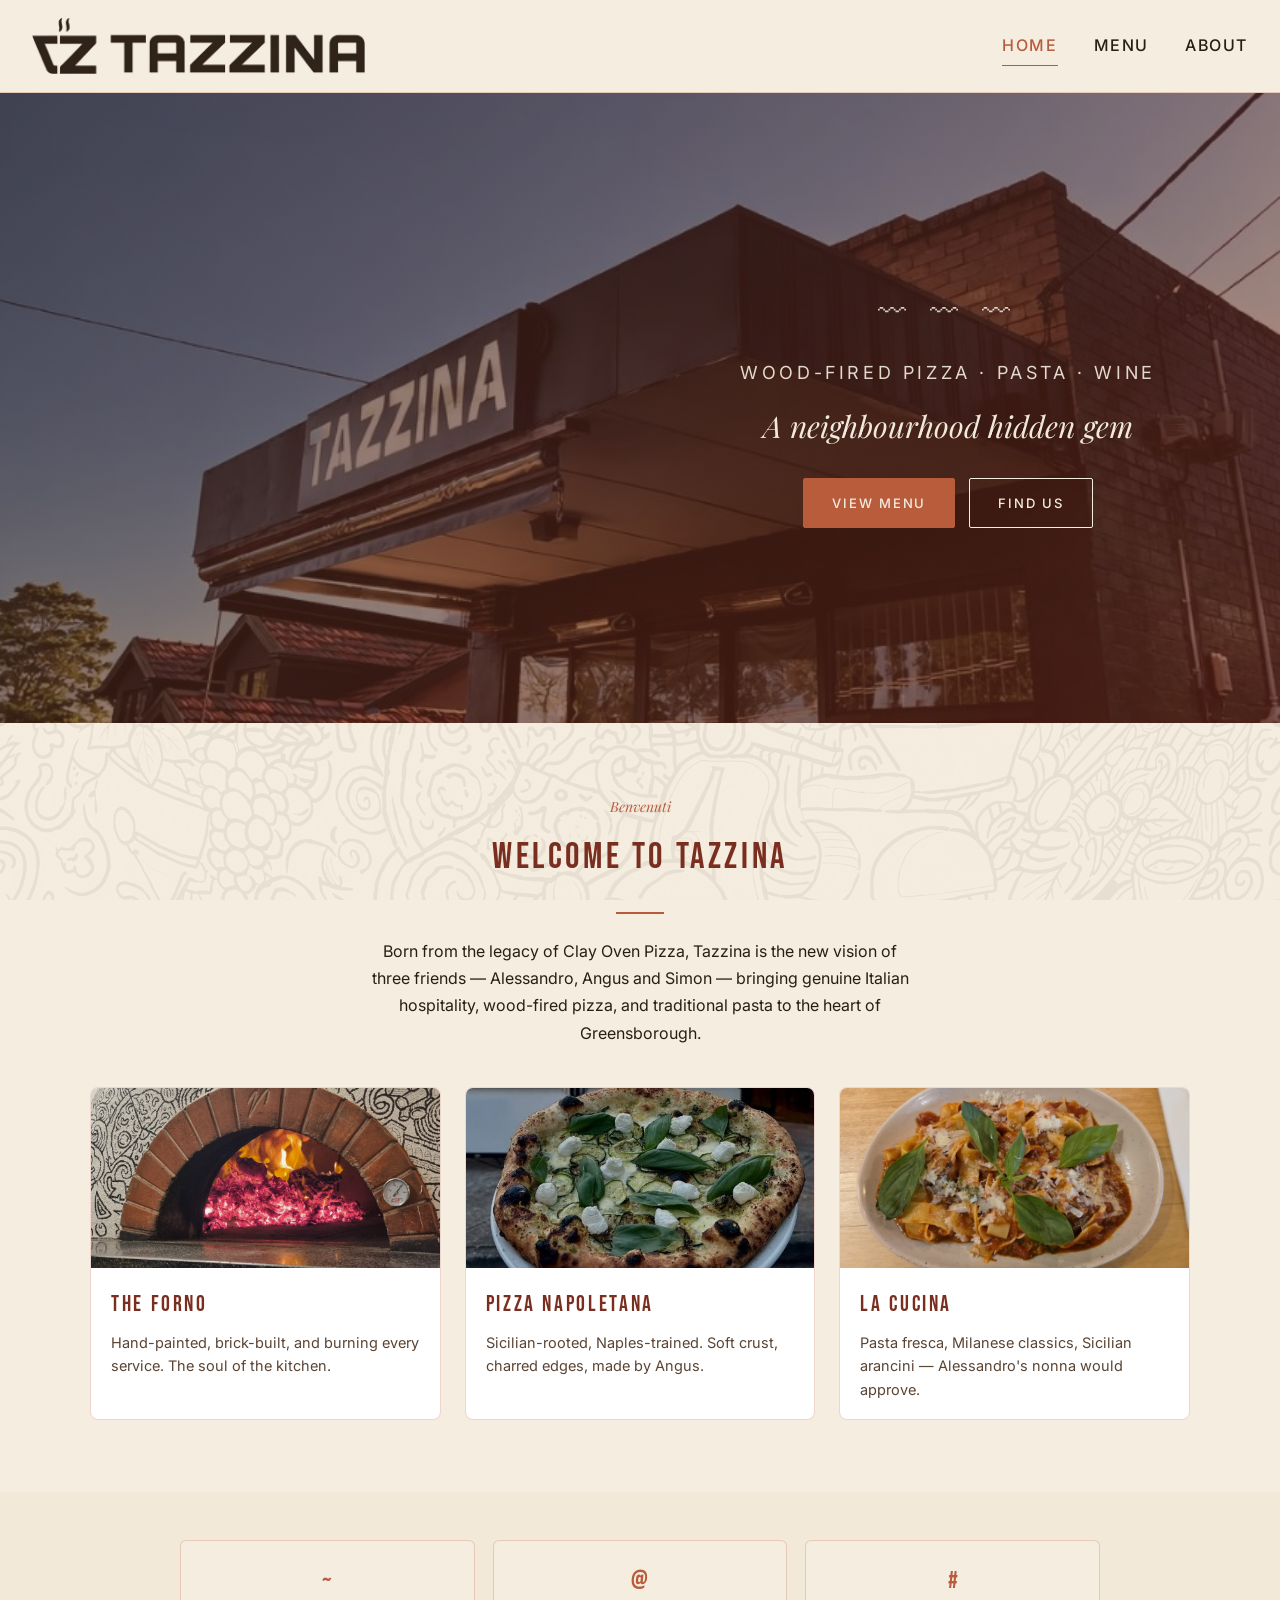
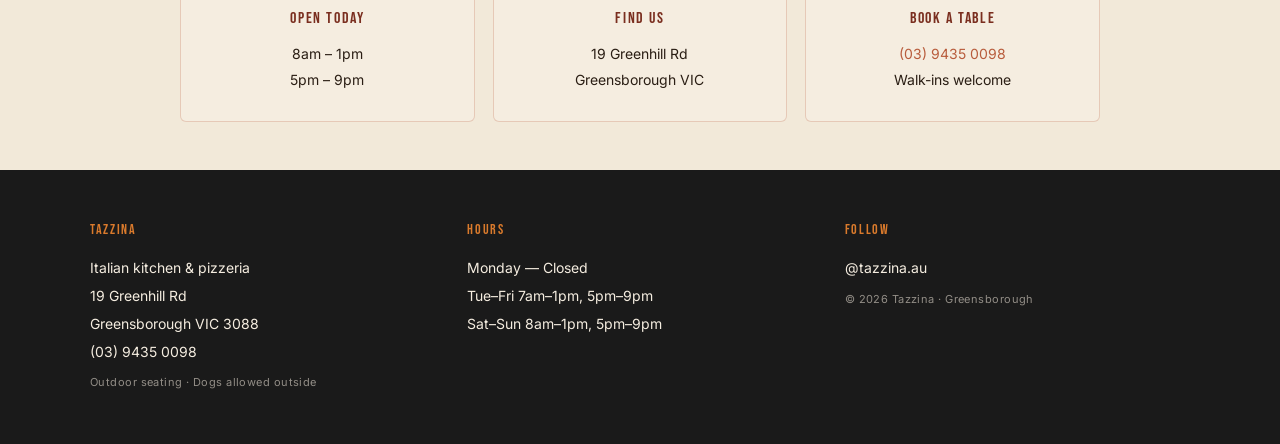
<file: index.html>
<!DOCTYPE html>
<html lang="en">
<head>
  <meta charset="UTF-8">
  <meta name="viewport" content="width=device-width, initial-scale=1.0">
  <title>Tazzina &middot; Italian kitchen &amp; pizzeria &middot; Greensborough</title>
  <meta name="description" content="Wood-fired pizza, traditional pasta, and Italian hospitality in Greensborough. Open Tuesday to Sunday for breakfast, lunch and dinner.">
  <meta property="og:title" content="Tazzina &middot; Italian kitchen &amp; pizzeria">
  <meta property="og:description" content="A neighbourhood hidden gem in Greensborough.">
  <meta property="og:image" content="images/storefront.jpg">
  <meta property="og:type" content="website">
  <link rel="icon" type="image/png" href="images/logo.png">
  <link rel="preconnect" href="https://fonts.googleapis.com">
  <link rel="preconnect" href="https://fonts.gstatic.com" crossorigin>
  <link href="https://fonts.googleapis.com/css2?family=Bebas+Neue&family=Inter:wght@400;500;600&family=Playfair+Display:ital,wght@0,400;1,400;1,500&display=swap" rel="stylesheet">
  <link rel="stylesheet" href="style.css">
</head>
<body class="home">

  <header class="site-header">
    <a href="index.html" class="logo-wrap" aria-label="Tazzina home">
      <img src="images/logo.png" alt="Tazzina" class="logo-img">
    </a>
    <button class="nav-toggle" aria-label="Toggle navigation" aria-expanded="false" aria-controls="site-nav">
      <span></span>
    </button>
    <nav class="site-nav" id="site-nav">
      <a href="index.html" class="active">Home</a>
      <a href="menu.html">Menu</a>
      <a href="about.html">About</a>
    </nav>
  </header>

  <main>

    <!-- Hero -->
    <section class="hero" aria-label="Tazzina hero">
      <h1 class="sr-only">Tazzina</h1>
      <div class="hero-inner">
        <span class="steam" aria-hidden="true">〰 〰 〰</span>
        <p class="hero-sub">Wood-fired pizza &middot; Pasta &middot; Wine</p>
        <p class="hero-tagline">A neighbourhood hidden gem</p>
        <div class="hero-buttons">
          <a href="menu.html" class="btn btn-filled">View menu</a>
          <a href="#visit" class="btn btn-outline">Find us</a>
        </div>
      </div>
    </section>

    <!-- Welcome -->
    <section class="welcome">
      <p class="eyebrow">Benvenuti</p>
      <h2 class="section-heading">Welcome to Tazzina</h2>
      <hr class="divider">
      <p class="section-intro">
        Born from the legacy of Clay Oven Pizza, Tazzina is the new vision of three friends &mdash; Alessandro, Angus and Simon &mdash; bringing genuine Italian hospitality, wood-fired pizza, and traditional pasta to the heart of Greensborough.
      </p>

      <div class="feature-grid">
        <article class="feature-card">
          <img src="images/oven.jpg" alt="Wood-fired oven with flames inside">
          <div class="body">
            <h3>The Forno</h3>
            <p>Hand-painted, brick-built, and burning every service. The soul of the kitchen.</p>
          </div>
        </article>
        <article class="feature-card">
          <img src="images/pizza.jpg" alt="Zucchini and basil wood-fired pizza">
          <div class="body">
            <h3>Pizza Napoletana</h3>
            <p>Sicilian-rooted, Naples-trained. Soft crust, charred edges, made by Angus.</p>
          </div>
        </article>
        <article class="feature-card">
          <img src="images/pasta.jpg" alt="Pappardelle with beef rag&ugrave; topped with parmesan and basil">
          <div class="body">
            <h3>La cucina</h3>
            <p>Pasta fresca, Milanese classics, Sicilian arancini &mdash; Alessandro's nonna would approve.</p>
          </div>
        </article>
      </div>
    </section>

    <!-- Quick info -->
    <section class="quick-info" id="visit">
      <div class="info-grid">
        <div class="info-card" data-open-today>
          <span class="info-icon" aria-hidden="true">~</span>
          <h4>Open today</h4>
          <p>7am &ndash; 1pm</p>
          <p>5pm &ndash; 9pm</p>
        </div>
        <div class="info-card">
          <span class="info-icon" aria-hidden="true">@</span>
          <h4>Find us</h4>
          <p>19 Greenhill Rd</p>
          <p>Greensborough VIC</p>
        </div>
        <div class="info-card">
          <span class="info-icon" aria-hidden="true">#</span>
          <h4>Book a table</h4>
          <p><a href="tel:+61394350098">(03) 9435 0098</a></p>
          <p>Walk-ins welcome</p>
        </div>
      </div>
    </section>

  </main>

  <footer class="site-footer">
    <div class="footer-grid">
      <div>
        <h5>Tazzina</h5>
        <p>Italian kitchen &amp; pizzeria</p>
        <p>19 Greenhill Rd</p>
        <p>Greensborough VIC 3088</p>
        <p><a href="tel:+61394350098">(03) 9435 0098</a></p>
        <p class="small">Outdoor seating &middot; Dogs allowed outside</p>
      </div>
      <div>
        <h5>Hours</h5>
        <p>Monday &mdash; Closed</p>
        <p>Tue&ndash;Fri 7am&ndash;1pm, 5pm&ndash;9pm</p>
        <p>Sat&ndash;Sun 8am&ndash;1pm, 5pm&ndash;9pm</p>
      </div>
      <div>
        <h5>Follow</h5>
        <p><a href="https://instagram.com/tazzina.au">@tazzina.au</a></p>
        <p class="small">&copy; 2026 Tazzina &middot; Greensborough</p>
      </div>
    </div>
  </footer>

  <script src="script.js"></script>
</body>
</html>
</file>
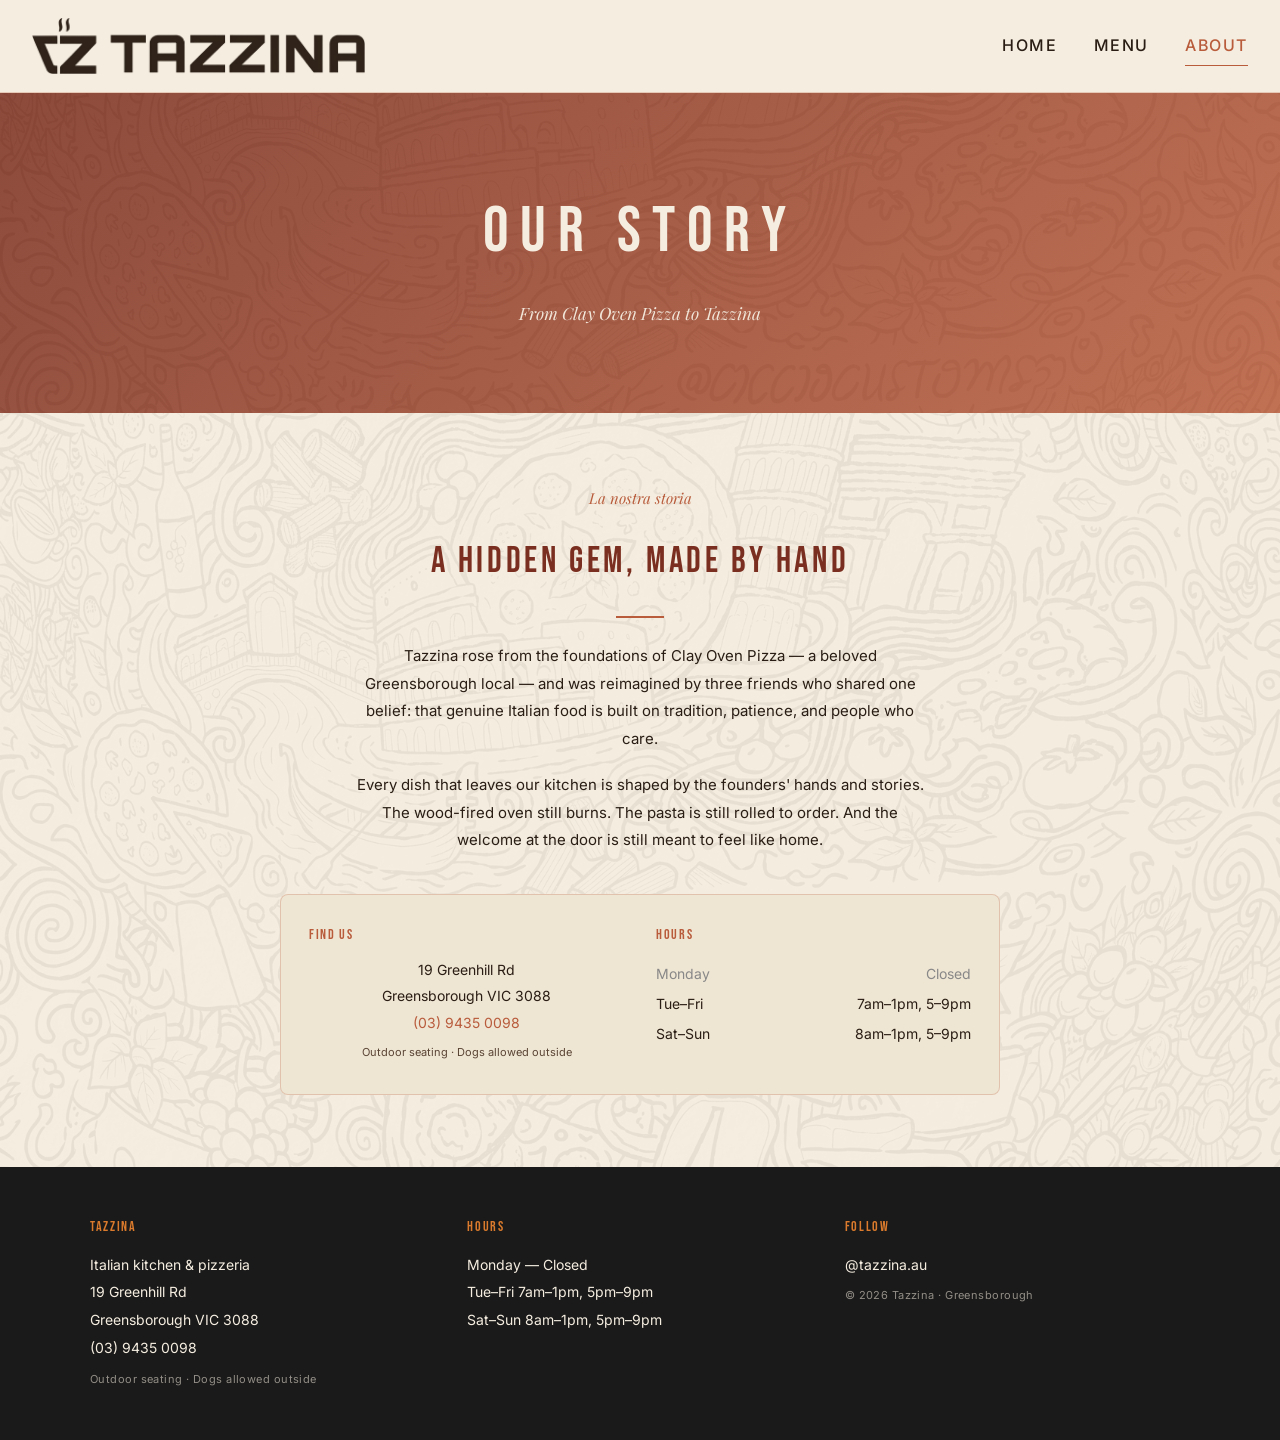
<file: about.html>
<!DOCTYPE html>
<html lang="en">
<head>
  <meta charset="UTF-8">
  <meta name="viewport" content="width=device-width, initial-scale=1.0">
  <title>Our story &middot; Tazzina &middot; Greensborough</title>
  <meta name="description" content="The story of Tazzina, the Greensborough Italian kitchen built by Alessandro, Angus and Simon on the foundations of Clay Oven Pizza.">
  <meta property="og:title" content="Our story &middot; Tazzina">
  <meta property="og:description" content="A neighbourhood hidden gem in Greensborough.">
  <meta property="og:image" content="images/storefront.jpg">
  <meta property="og:type" content="website">
  <link rel="icon" type="image/png" href="images/logo.png">
  <link rel="preconnect" href="https://fonts.googleapis.com">
  <link rel="preconnect" href="https://fonts.gstatic.com" crossorigin>
  <link href="https://fonts.googleapis.com/css2?family=Bebas+Neue&family=Inter:wght@400;500;600&family=Playfair+Display:ital,wght@0,400;1,400;1,500&display=swap" rel="stylesheet">
  <link rel="stylesheet" href="style.css">
</head>
<body>

  <header class="site-header">
    <a href="index.html" class="logo-wrap" aria-label="Tazzina home">
      <img src="images/logo.png" alt="Tazzina" class="logo-img">
    </a>
    <button class="nav-toggle" aria-label="Toggle navigation" aria-expanded="false" aria-controls="site-nav">
      <span></span>
    </button>
    <nav class="site-nav" id="site-nav">
      <a href="index.html">Home</a>
      <a href="menu.html">Menu</a>
      <a href="about.html" class="active">About</a>
    </nav>
  </header>

  <main>

    <!-- About hero -->
    <section class="about-hero" aria-label="Our story">
      <div>
        <h1>Our story</h1>
        <p class="subline">From Clay Oven Pizza to Tazzina</p>
      </div>
    </section>

    <!-- Story -->
    <section class="story section-with-mural">
      <p class="eyebrow">La nostra storia</p>
      <h2 class="section-heading">A hidden gem, made by hand</h2>
      <hr class="divider">

      <p>Tazzina rose from the foundations of Clay Oven Pizza &mdash; a beloved Greensborough local &mdash; and was reimagined by three friends who shared one belief: that genuine Italian food is built on tradition, patience, and people who care.</p>
      <p>Every dish that leaves our kitchen is shaped by the founders' hands and stories. The wood-fired oven still burns. The pasta is still rolled to order. And the welcome at the door is still meant to feel like home.</p>

      <!-- Visit panel -->
      <div class="visit-panel">
        <div class="visit-grid">
          <div>
            <h5>Find us</h5>
            <p>19 Greenhill Rd</p>
            <p>Greensborough VIC 3088</p>
            <p><a href="tel:+61394350098">(03) 9435 0098</a></p>
            <p class="small">Outdoor seating &middot; Dogs allowed outside</p>
          </div>
          <div>
            <h5>Hours</h5>
            <div class="hours-row closed"><span>Monday</span><span>Closed</span></div>
            <div class="hours-row"><span>Tue&ndash;Fri</span><span>7am&ndash;1pm, 5&ndash;9pm</span></div>
            <div class="hours-row"><span>Sat&ndash;Sun</span><span>8am&ndash;1pm, 5&ndash;9pm</span></div>
          </div>
        </div>
      </div>
    </section>

  </main>

  <footer class="site-footer">
    <div class="footer-grid">
      <div>
        <h5>Tazzina</h5>
        <p>Italian kitchen &amp; pizzeria</p>
        <p>19 Greenhill Rd</p>
        <p>Greensborough VIC 3088</p>
        <p><a href="tel:+61394350098">(03) 9435 0098</a></p>
        <p class="small">Outdoor seating &middot; Dogs allowed outside</p>
      </div>
      <div>
        <h5>Hours</h5>
        <p>Monday &mdash; Closed</p>
        <p>Tue&ndash;Fri 7am&ndash;1pm, 5pm&ndash;9pm</p>
        <p>Sat&ndash;Sun 8am&ndash;1pm, 5pm&ndash;9pm</p>
      </div>
      <div>
        <h5>Follow</h5>
        <p><a href="https://instagram.com/tazzina.au">@tazzina.au</a></p>
        <p class="small">&copy; 2026 Tazzina &middot; Greensborough</p>
      </div>
    </div>
  </footer>

  <script src="script.js"></script>
</body>
</html>
</file>
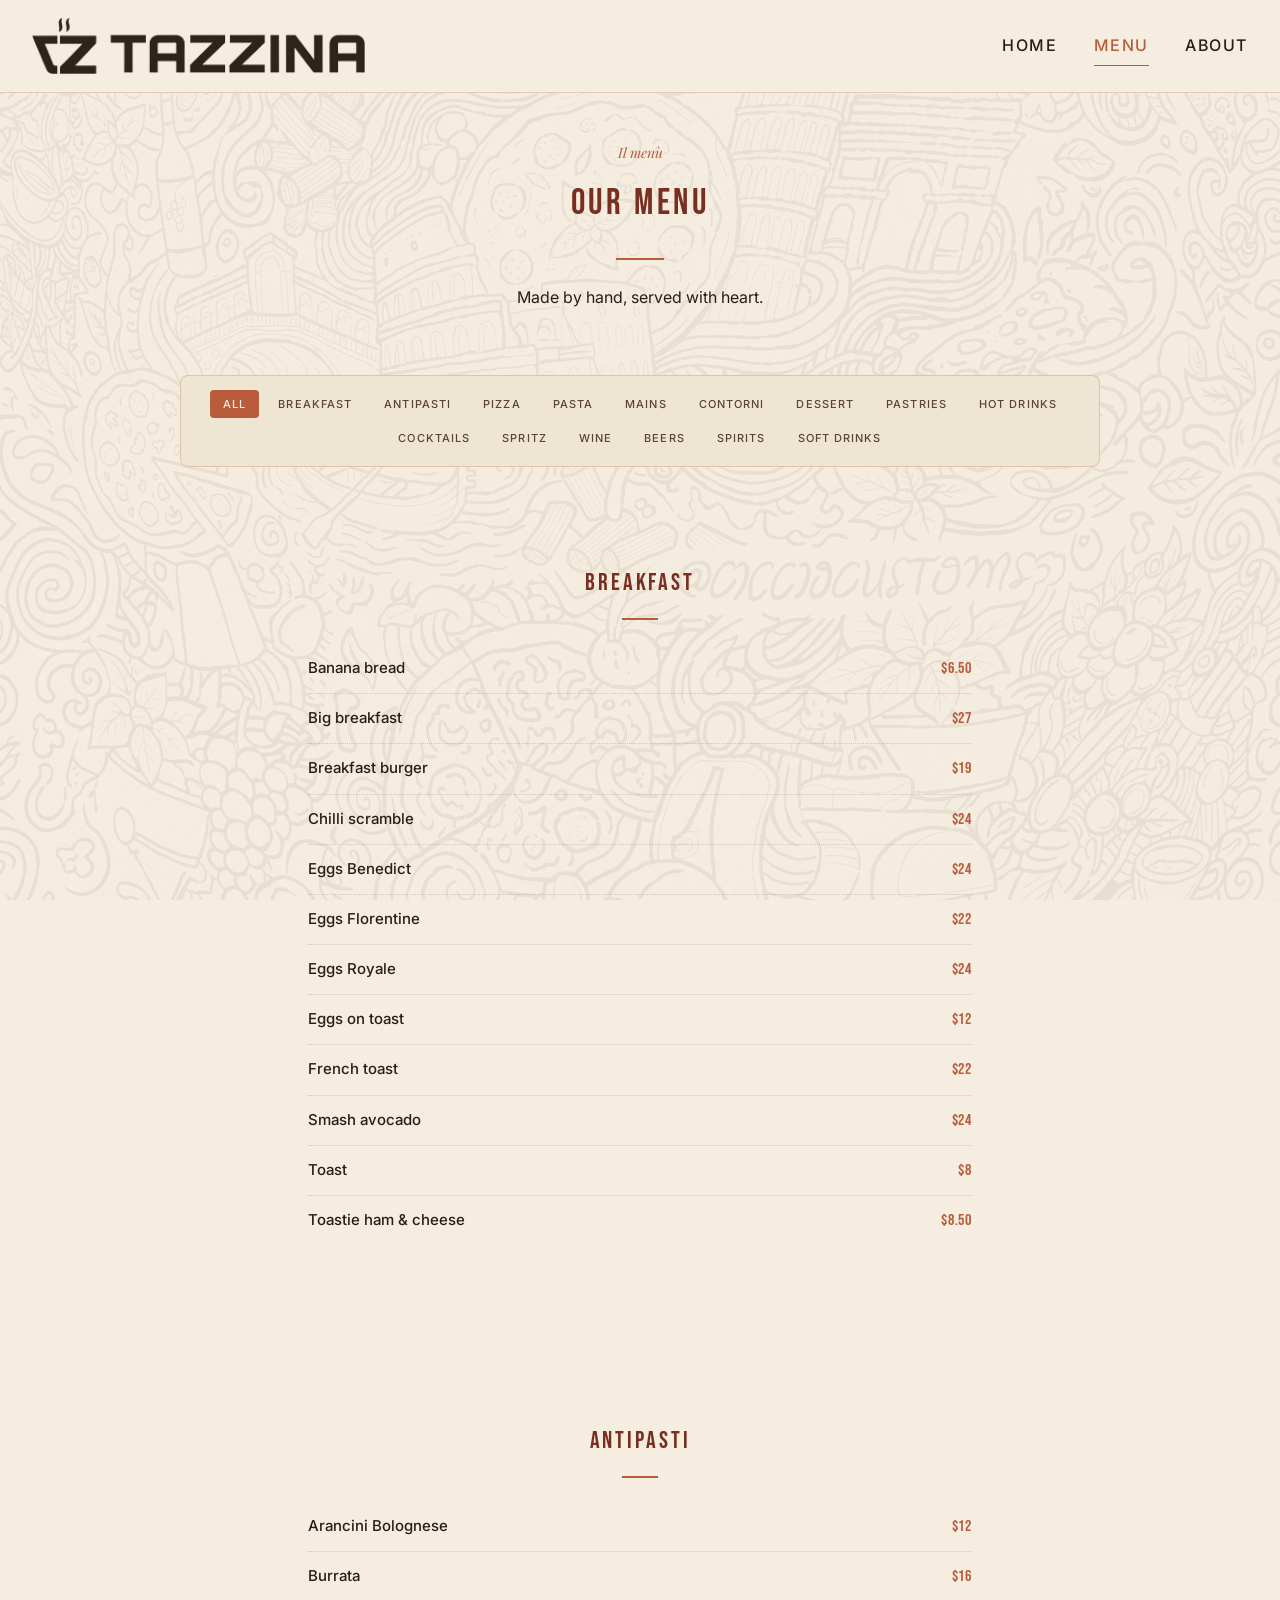
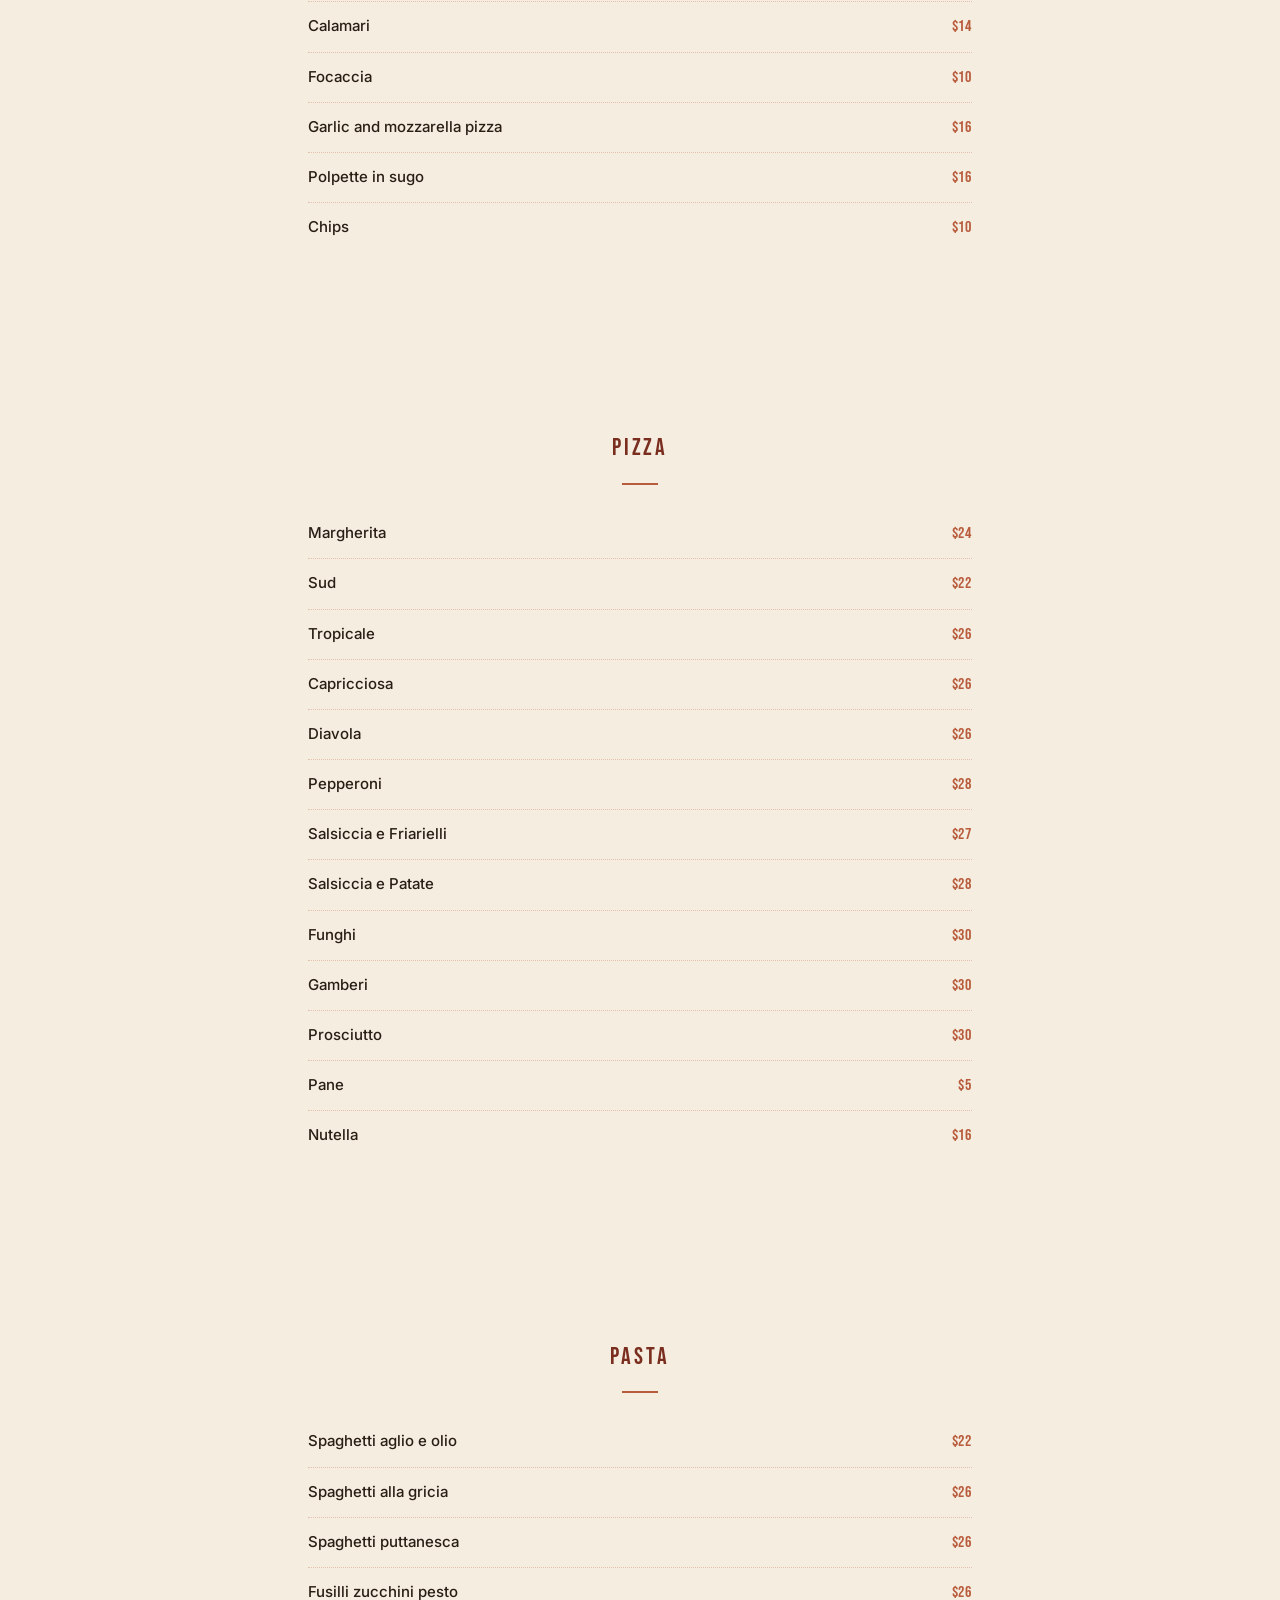
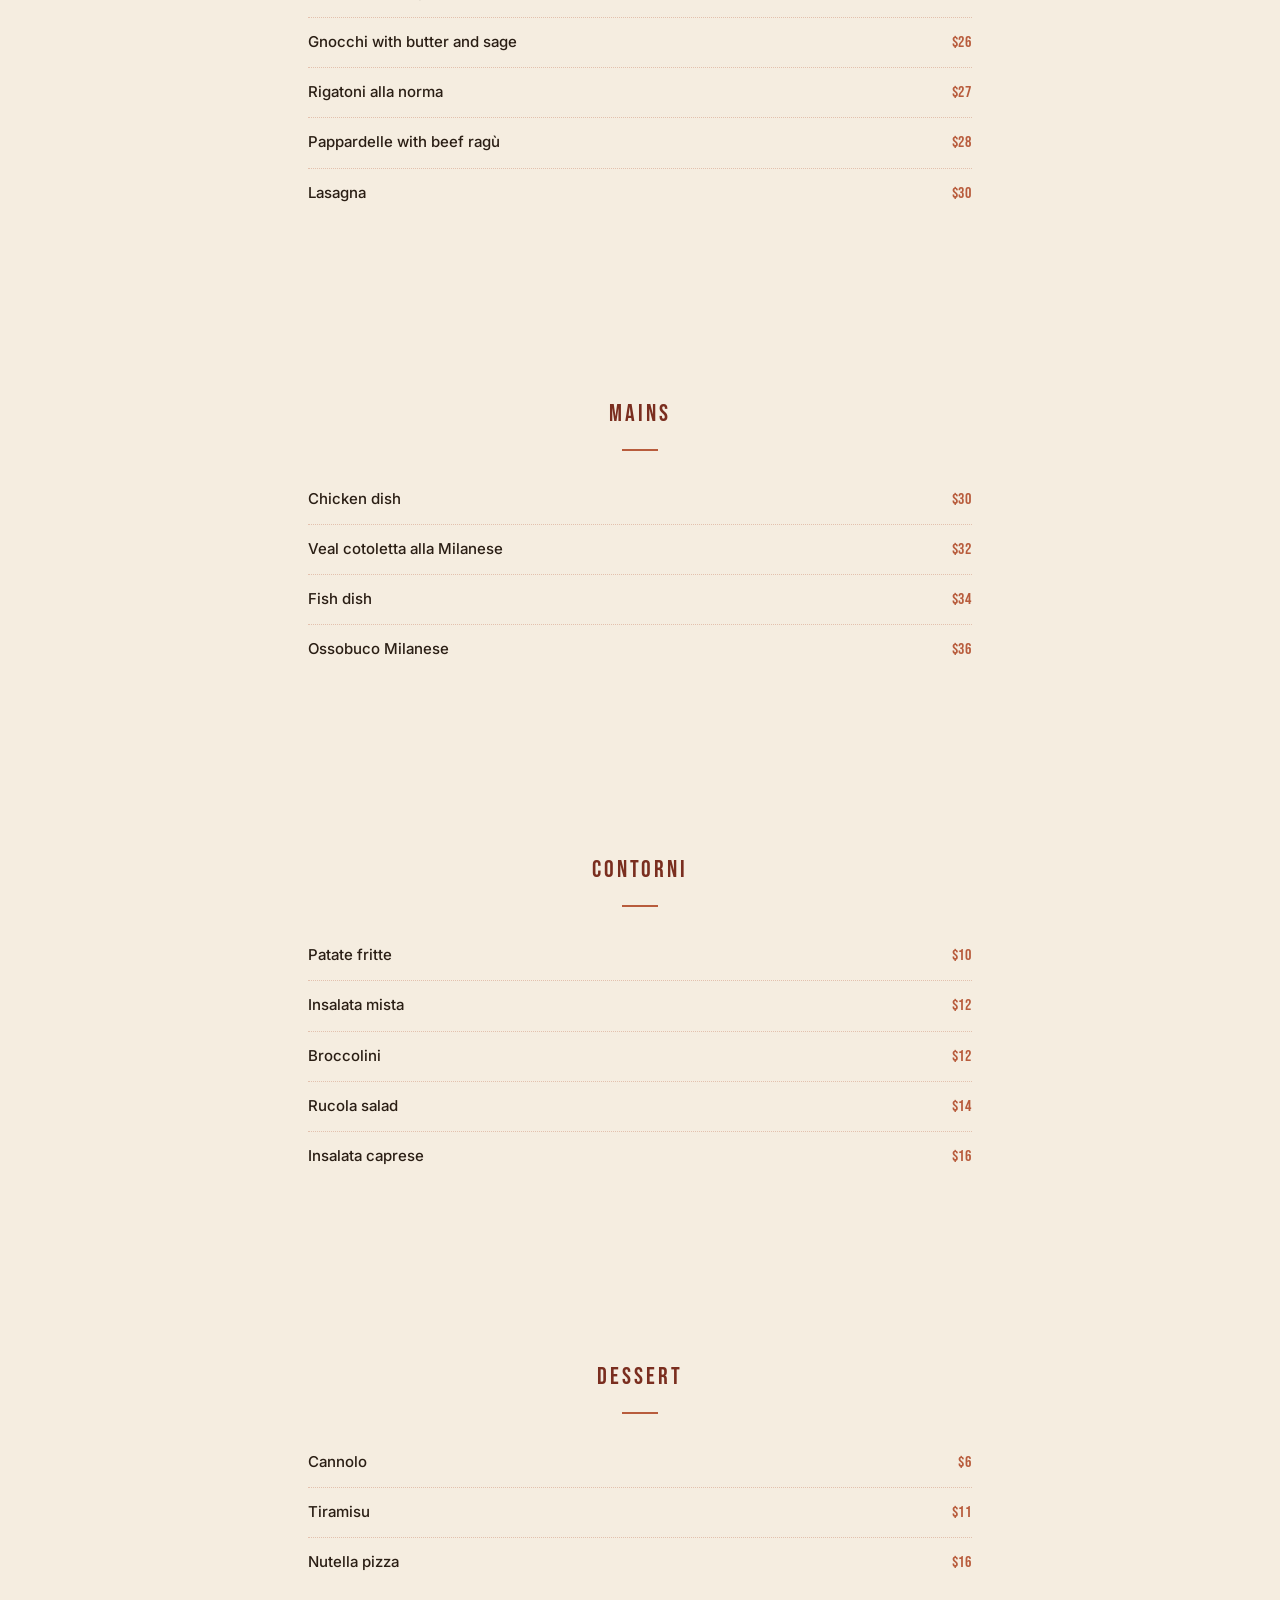
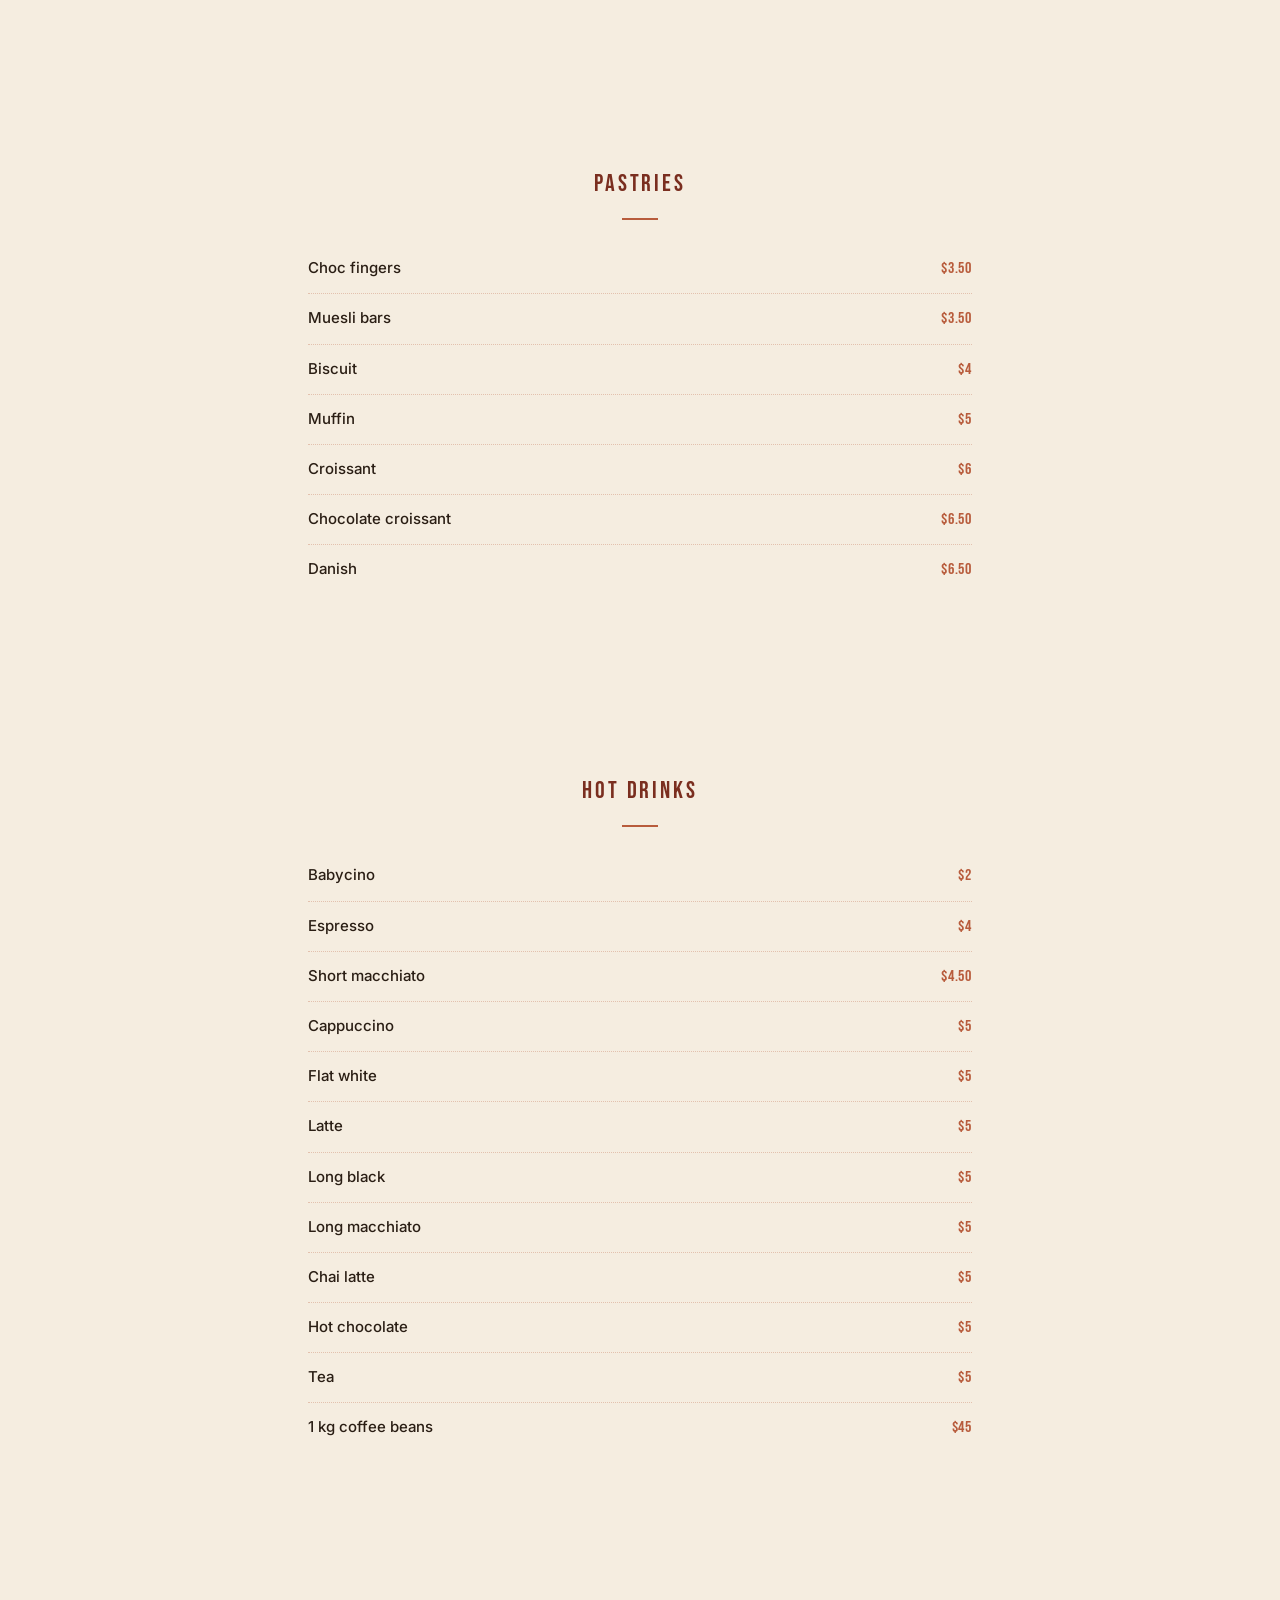
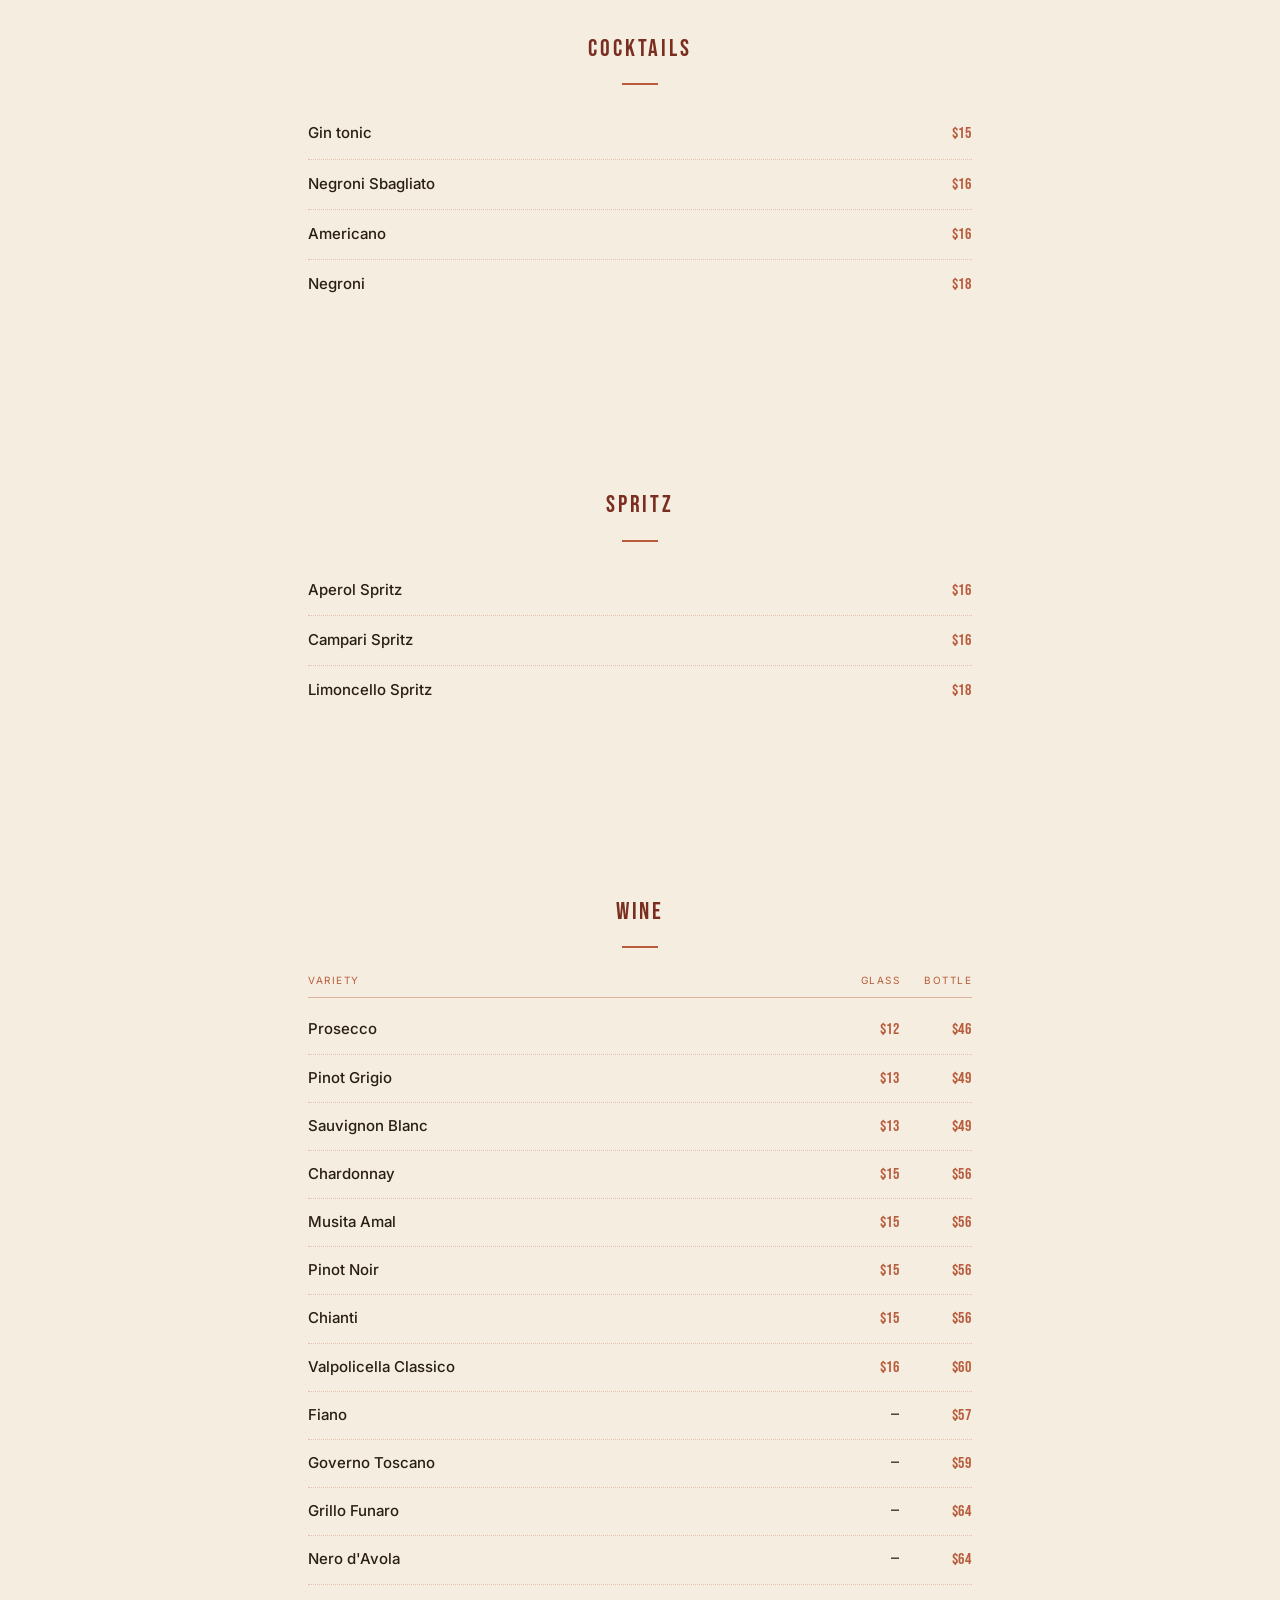
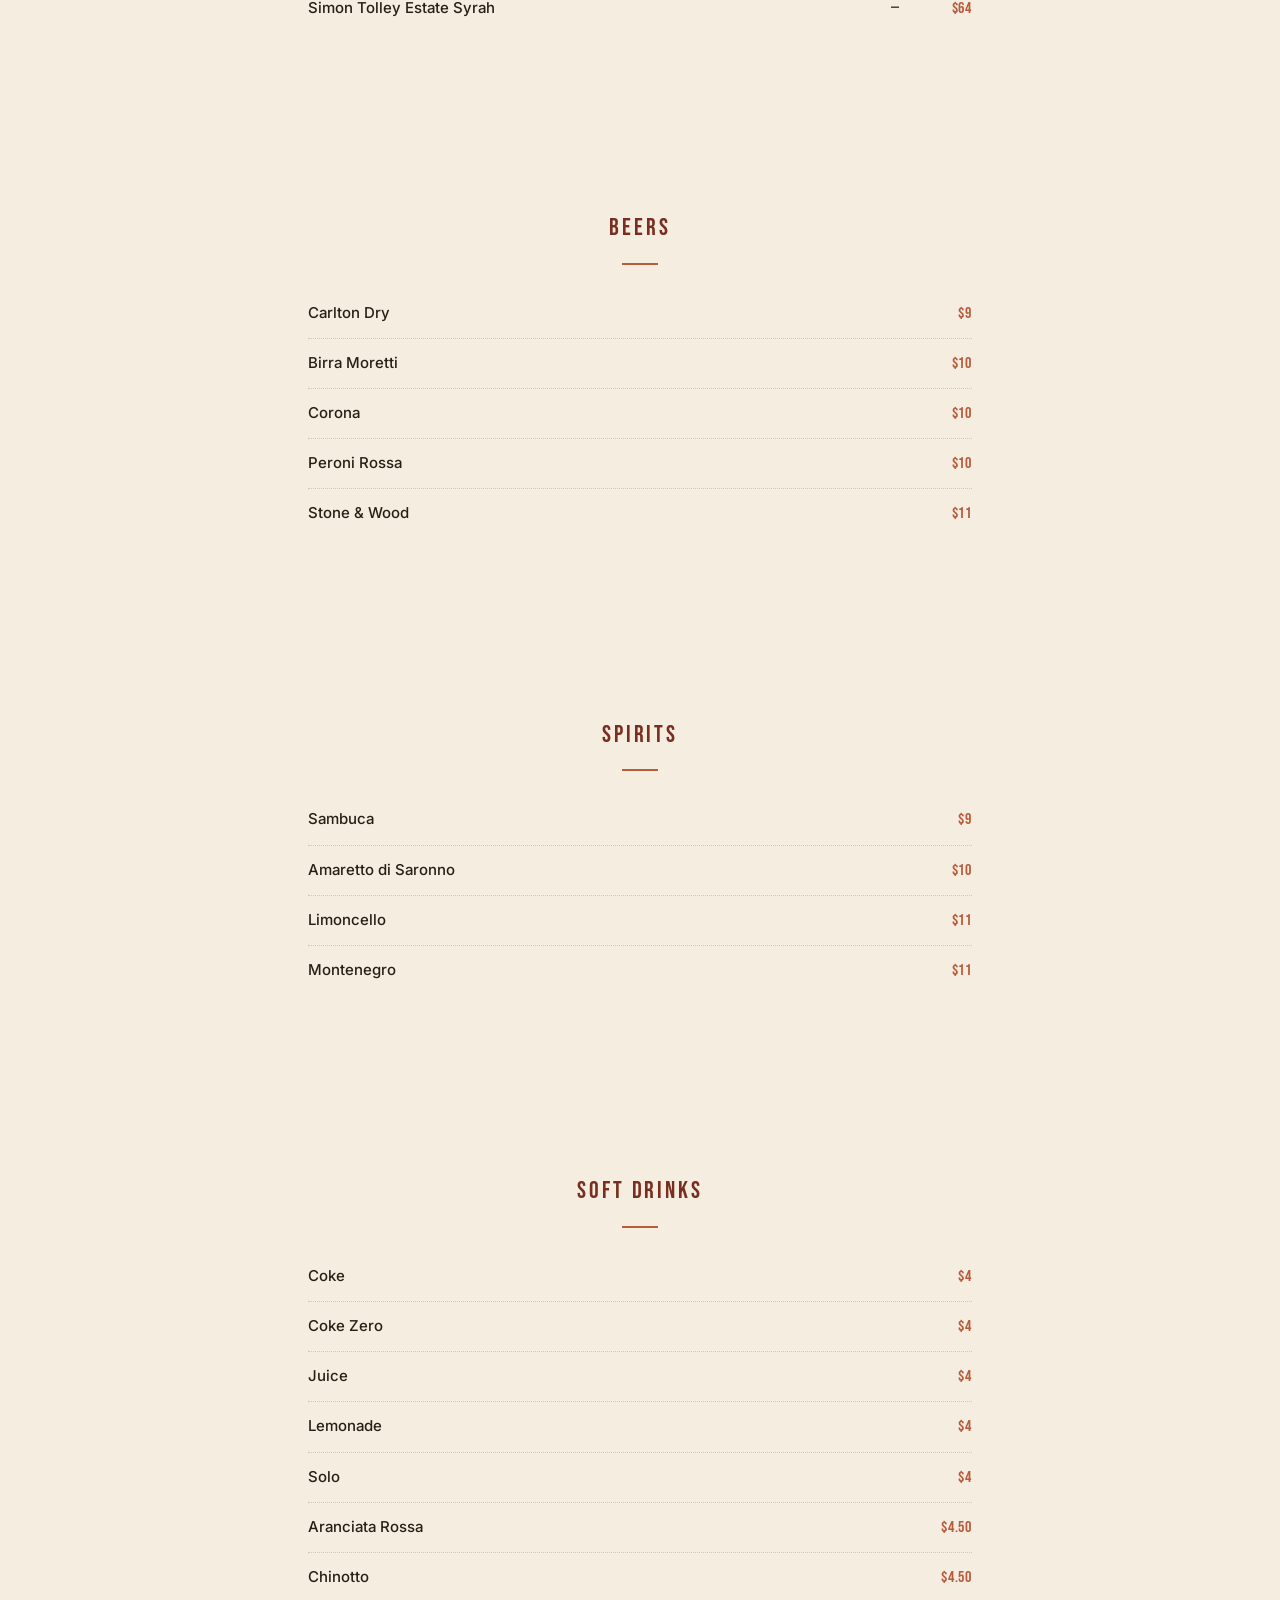
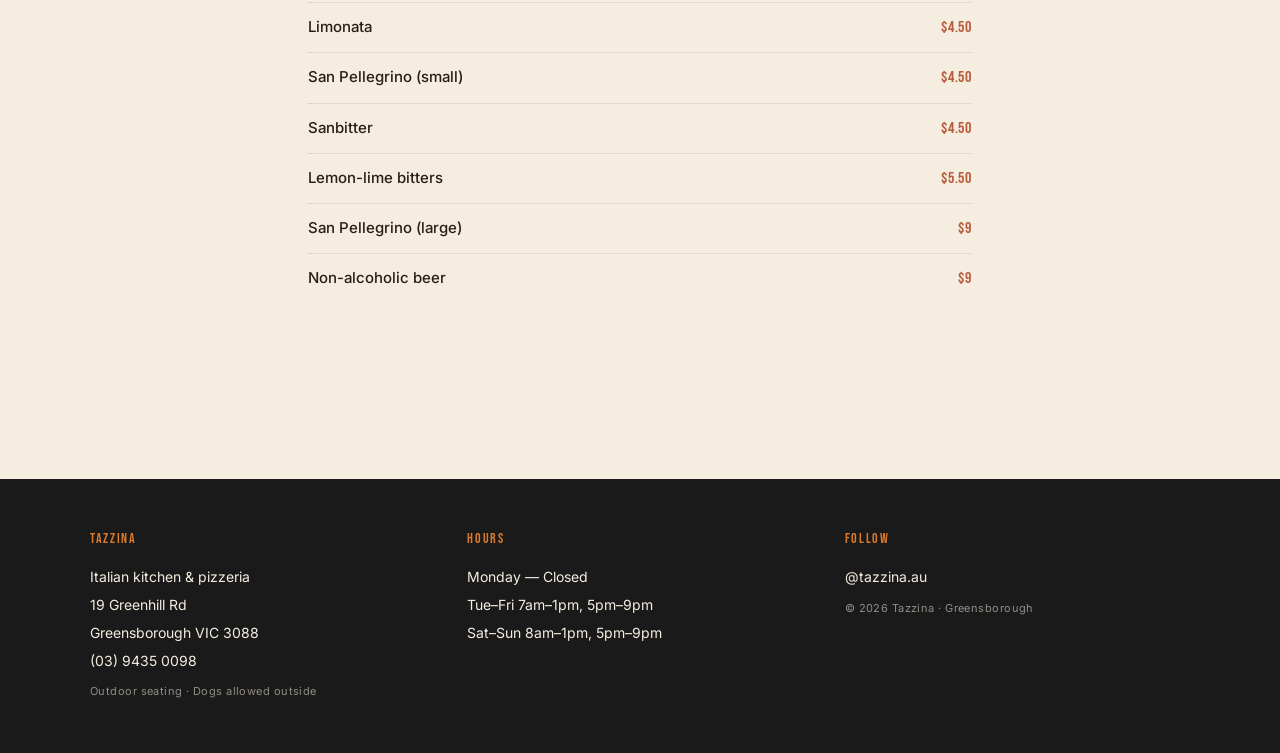
<file: menu.html>
<!DOCTYPE html>
<html lang="en">
<head>
  <meta charset="UTF-8">
  <meta name="viewport" content="width=device-width, initial-scale=1.0">
  <title>Menu &middot; Tazzina &middot; Greensborough</title>
  <meta name="description" content="The Tazzina menu: wood-fired pizza, fresh pasta, antipasti, breakfast, wine, cocktails and more, served in Greensborough.">
  <meta property="og:title" content="Menu &middot; Tazzina">
  <meta property="og:description" content="Wood-fired pizza, pasta, and Italian classics. Made by hand, served with heart.">
  <meta property="og:image" content="images/storefront.jpg">
  <meta property="og:type" content="website">
  <link rel="icon" type="image/png" href="images/logo.png">
  <link rel="preconnect" href="https://fonts.googleapis.com">
  <link rel="preconnect" href="https://fonts.gstatic.com" crossorigin>
  <link href="https://fonts.googleapis.com/css2?family=Bebas+Neue&family=Inter:wght@400;500;600&family=Playfair+Display:ital,wght@0,400;1,400;1,500&display=swap" rel="stylesheet">
  <link rel="stylesheet" href="style.css">
</head>
<body class="menu">

  <header class="site-header">
    <a href="index.html" class="logo-wrap" aria-label="Tazzina home">
      <img src="images/logo.png" alt="Tazzina" class="logo-img">
    </a>
    <button class="nav-toggle" aria-label="Toggle navigation" aria-expanded="false" aria-controls="site-nav">
      <span></span>
    </button>
    <nav class="site-nav" id="site-nav">
      <a href="index.html">Home</a>
      <a href="menu.html" class="active">Menu</a>
      <a href="about.html">About</a>
    </nav>
  </header>

  <main>

    <section class="menu-header">
      <p class="eyebrow">Il men&ugrave;</p>
      <h2 class="section-heading">Our menu</h2>
      <hr class="divider">
      <p class="section-intro">Made by hand, served with heart.</p>
    </section>

    <!-- Tabs -->
    <nav class="menu-tabs" aria-label="Menu category filter">
      <!-- MENU:TABS:START -->
      <button class="menu-tab on" data-filter="all">All</button>
      <button class="menu-tab" data-filter="breakfast">Breakfast</button>
      <button class="menu-tab" data-filter="antipasti">Antipasti</button>
      <button class="menu-tab" data-filter="pizza">Pizza</button>
      <button class="menu-tab" data-filter="pasta">Pasta</button>
      <button class="menu-tab" data-filter="mains">Mains</button>
      <button class="menu-tab" data-filter="contorni">Contorni</button>
      <button class="menu-tab" data-filter="dessert">Dessert</button>
      <button class="menu-tab" data-filter="pastries">Pastries</button>
      <button class="menu-tab" data-filter="hot-drinks">Hot Drinks</button>
      <button class="menu-tab" data-filter="cocktails">Cocktails</button>
      <button class="menu-tab" data-filter="spritz">Spritz</button>
      <button class="menu-tab" data-filter="wine">Wine</button>
      <button class="menu-tab" data-filter="beers">Beers</button>
      <button class="menu-tab" data-filter="spirits">Spirits</button>
      <button class="menu-tab" data-filter="soft-drinks">Soft Drinks</button>
      <!-- MENU:TABS:END -->
    </nav>

    <div class="menu-body">
      <!-- MENU:SECTIONS:START -->

      <!-- Breakfast -->
      <section class="menu-section" data-category="breakfast">
        <h3>Breakfast</h3><hr class="divider-sm">
        <div class="menu-item"><span class="name">Banana bread</span><span class="price">$6.50</span></div>
        <div class="menu-item"><span class="name">Big breakfast</span><span class="price">$27</span></div>
        <div class="menu-item"><span class="name">Breakfast burger</span><span class="price">$19</span></div>
        <div class="menu-item"><span class="name">Chilli scramble</span><span class="price">$24</span></div>
        <div class="menu-item"><span class="name">Eggs Benedict</span><span class="price">$24</span></div>
        <div class="menu-item"><span class="name">Eggs Florentine</span><span class="price">$22</span></div>
        <div class="menu-item"><span class="name">Eggs Royale</span><span class="price">$24</span></div>
        <div class="menu-item"><span class="name">Eggs on toast</span><span class="price">$12</span></div>
        <div class="menu-item"><span class="name">French toast</span><span class="price">$22</span></div>
        <div class="menu-item"><span class="name">Smash avocado</span><span class="price">$24</span></div>
        <div class="menu-item"><span class="name">Toast</span><span class="price">$8</span></div>
        <div class="menu-item"><span class="name">Toastie ham &amp; cheese</span><span class="price">$8.50</span></div>
      </section>

      <!-- Antipasti -->
      <section class="menu-section" data-category="antipasti">
        <h3>Antipasti</h3><hr class="divider-sm">
        <div class="menu-item"><span class="name">Arancini Bolognese</span><span class="price">$12</span></div>
        <div class="menu-item"><span class="name">Burrata</span><span class="price">$16</span></div>
        <div class="menu-item"><span class="name">Calamari</span><span class="price">$14</span></div>
        <div class="menu-item"><span class="name">Focaccia</span><span class="price">$10</span></div>
        <div class="menu-item"><span class="name">Garlic and mozzarella pizza</span><span class="price">$16</span></div>
        <div class="menu-item"><span class="name">Polpette in sugo</span><span class="price">$16</span></div>
        <div class="menu-item"><span class="name">Chips</span><span class="price">$10</span></div>
      </section>

      <!-- Pizza -->
      <section class="menu-section" data-category="pizza">
        <h3>Pizza</h3><hr class="divider-sm">
        <div class="menu-item"><span class="name">Margherita</span><span class="price">$24</span></div>
        <div class="menu-item"><span class="name">Sud</span><span class="price">$22</span></div>
        <div class="menu-item"><span class="name">Tropicale</span><span class="price">$26</span></div>
        <div class="menu-item"><span class="name">Capricciosa</span><span class="price">$26</span></div>
        <div class="menu-item"><span class="name">Diavola</span><span class="price">$26</span></div>
        <div class="menu-item"><span class="name">Pepperoni</span><span class="price">$28</span></div>
        <div class="menu-item"><span class="name">Salsiccia e Friarielli</span><span class="price">$27</span></div>
        <div class="menu-item"><span class="name">Salsiccia e Patate</span><span class="price">$28</span></div>
        <div class="menu-item"><span class="name">Funghi</span><span class="price">$30</span></div>
        <div class="menu-item"><span class="name">Gamberi</span><span class="price">$30</span></div>
        <div class="menu-item"><span class="name">Prosciutto</span><span class="price">$30</span></div>
        <div class="menu-item"><span class="name">Pane</span><span class="price">$5</span></div>
        <div class="menu-item"><span class="name">Nutella</span><span class="price">$16</span></div>
      </section>

      <!-- Pasta -->
      <section class="menu-section" data-category="pasta">
        <h3>Pasta</h3><hr class="divider-sm">
        <div class="menu-item"><span class="name">Spaghetti aglio e olio</span><span class="price">$22</span></div>
        <div class="menu-item"><span class="name">Spaghetti alla gricia</span><span class="price">$26</span></div>
        <div class="menu-item"><span class="name">Spaghetti puttanesca</span><span class="price">$26</span></div>
        <div class="menu-item"><span class="name">Fusilli zucchini pesto</span><span class="price">$26</span></div>
        <div class="menu-item"><span class="name">Gnocchi with butter and sage</span><span class="price">$26</span></div>
        <div class="menu-item"><span class="name">Rigatoni alla norma</span><span class="price">$27</span></div>
        <div class="menu-item"><span class="name">Pappardelle with beef ragù</span><span class="price">$28</span></div>
        <div class="menu-item"><span class="name">Lasagna</span><span class="price">$30</span></div>
      </section>

      <!-- Mains -->
      <section class="menu-section" data-category="mains">
        <h3>Mains</h3><hr class="divider-sm">
        <div class="menu-item"><span class="name">Chicken dish</span><span class="price">$30</span></div>
        <div class="menu-item"><span class="name">Veal cotoletta alla Milanese</span><span class="price">$32</span></div>
        <div class="menu-item"><span class="name">Fish dish</span><span class="price">$34</span></div>
        <div class="menu-item"><span class="name">Ossobuco Milanese</span><span class="price">$36</span></div>
      </section>

      <!-- Contorni -->
      <section class="menu-section" data-category="contorni">
        <h3>Contorni</h3><hr class="divider-sm">
        <div class="menu-item"><span class="name">Patate fritte</span><span class="price">$10</span></div>
        <div class="menu-item"><span class="name">Insalata mista</span><span class="price">$12</span></div>
        <div class="menu-item"><span class="name">Broccolini</span><span class="price">$12</span></div>
        <div class="menu-item"><span class="name">Rucola salad</span><span class="price">$14</span></div>
        <div class="menu-item"><span class="name">Insalata caprese</span><span class="price">$16</span></div>
      </section>

      <!-- Dessert -->
      <section class="menu-section" data-category="dessert">
        <h3>Dessert</h3><hr class="divider-sm">
        <div class="menu-item"><span class="name">Cannolo</span><span class="price">$6</span></div>
        <div class="menu-item"><span class="name">Tiramisu</span><span class="price">$11</span></div>
        <div class="menu-item"><span class="name">Nutella pizza</span><span class="price">$16</span></div>
      </section>

      <!-- Pastries -->
      <section class="menu-section" data-category="pastries">
        <h3>Pastries</h3><hr class="divider-sm">
        <div class="menu-item"><span class="name">Choc fingers</span><span class="price">$3.50</span></div>
        <div class="menu-item"><span class="name">Muesli bars</span><span class="price">$3.50</span></div>
        <div class="menu-item"><span class="name">Biscuit</span><span class="price">$4</span></div>
        <div class="menu-item"><span class="name">Muffin</span><span class="price">$5</span></div>
        <div class="menu-item"><span class="name">Croissant</span><span class="price">$6</span></div>
        <div class="menu-item"><span class="name">Chocolate croissant</span><span class="price">$6.50</span></div>
        <div class="menu-item"><span class="name">Danish</span><span class="price">$6.50</span></div>
      </section>

      <!-- Hot Drinks -->
      <section class="menu-section" data-category="hot-drinks">
        <h3>Hot Drinks</h3><hr class="divider-sm">
        <div class="menu-item"><span class="name">Babycino</span><span class="price">$2</span></div>
        <div class="menu-item"><span class="name">Espresso</span><span class="price">$4</span></div>
        <div class="menu-item"><span class="name">Short macchiato</span><span class="price">$4.50</span></div>
        <div class="menu-item"><span class="name">Cappuccino</span><span class="price">$5</span></div>
        <div class="menu-item"><span class="name">Flat white</span><span class="price">$5</span></div>
        <div class="menu-item"><span class="name">Latte</span><span class="price">$5</span></div>
        <div class="menu-item"><span class="name">Long black</span><span class="price">$5</span></div>
        <div class="menu-item"><span class="name">Long macchiato</span><span class="price">$5</span></div>
        <div class="menu-item"><span class="name">Chai latte</span><span class="price">$5</span></div>
        <div class="menu-item"><span class="name">Hot chocolate</span><span class="price">$5</span></div>
        <div class="menu-item"><span class="name">Tea</span><span class="price">$5</span></div>
        <div class="menu-item"><span class="name">1 kg coffee beans</span><span class="price">$45</span></div>
      </section>

      <!-- Cocktails -->
      <section class="menu-section" data-category="cocktails">
        <h3>Cocktails</h3><hr class="divider-sm">
        <div class="menu-item"><span class="name">Gin tonic</span><span class="price">$15</span></div>
        <div class="menu-item"><span class="name">Negroni Sbagliato</span><span class="price">$16</span></div>
        <div class="menu-item"><span class="name">Americano</span><span class="price">$16</span></div>
        <div class="menu-item"><span class="name">Negroni</span><span class="price">$18</span></div>
      </section>

      <!-- Spritz -->
      <section class="menu-section" data-category="spritz">
        <h3>Spritz</h3><hr class="divider-sm">
        <div class="menu-item"><span class="name">Aperol Spritz</span><span class="price">$16</span></div>
        <div class="menu-item"><span class="name">Campari Spritz</span><span class="price">$16</span></div>
        <div class="menu-item"><span class="name">Limoncello Spritz</span><span class="price">$18</span></div>
      </section>

      <!-- Wine -->
      <section class="menu-section" data-category="wine">
        <h3>Wine</h3><hr class="divider-sm">
        <div class="wine-head">
          <span>Variety</span>
          <span>Glass</span>
          <span>Bottle</span>
        </div>
        <div class="wine-row"><span class="name">Prosecco</span><span class="price">$12</span><span class="price">$46</span></div>
        <div class="wine-row"><span class="name">Pinot Grigio</span><span class="price">$13</span><span class="price">$49</span></div>
        <div class="wine-row"><span class="name">Sauvignon Blanc</span><span class="price">$13</span><span class="price">$49</span></div>
        <div class="wine-row"><span class="name">Chardonnay</span><span class="price">$15</span><span class="price">$56</span></div>
        <div class="wine-row"><span class="name">Musita Amal</span><span class="price">$15</span><span class="price">$56</span></div>
        <div class="wine-row"><span class="name">Pinot Noir</span><span class="price">$15</span><span class="price">$56</span></div>
        <div class="wine-row"><span class="name">Chianti</span><span class="price">$15</span><span class="price">$56</span></div>
        <div class="wine-row"><span class="name">Valpolicella Classico</span><span class="price">$16</span><span class="price">$60</span></div>
        <div class="wine-row"><span class="name">Fiano</span><span class="price empty">&mdash;</span><span class="price">$57</span></div>
        <div class="wine-row"><span class="name">Governo Toscano</span><span class="price empty">&mdash;</span><span class="price">$59</span></div>
        <div class="wine-row"><span class="name">Grillo Funaro</span><span class="price empty">&mdash;</span><span class="price">$64</span></div>
        <div class="wine-row"><span class="name">Nero d'Avola</span><span class="price empty">&mdash;</span><span class="price">$64</span></div>
        <div class="wine-row"><span class="name">Simon Tolley Estate Syrah</span><span class="price empty">&mdash;</span><span class="price">$64</span></div>
      </section>

      <!-- Beers -->
      <section class="menu-section" data-category="beers">
        <h3>Beers</h3><hr class="divider-sm">
        <div class="menu-item"><span class="name">Carlton Dry</span><span class="price">$9</span></div>
        <div class="menu-item"><span class="name">Birra Moretti</span><span class="price">$10</span></div>
        <div class="menu-item"><span class="name">Corona</span><span class="price">$10</span></div>
        <div class="menu-item"><span class="name">Peroni Rossa</span><span class="price">$10</span></div>
        <div class="menu-item"><span class="name">Stone &amp; Wood</span><span class="price">$11</span></div>
      </section>

      <!-- Spirits -->
      <section class="menu-section" data-category="spirits">
        <h3>Spirits</h3><hr class="divider-sm">
        <div class="menu-item"><span class="name">Sambuca</span><span class="price">$9</span></div>
        <div class="menu-item"><span class="name">Amaretto di Saronno</span><span class="price">$10</span></div>
        <div class="menu-item"><span class="name">Limoncello</span><span class="price">$11</span></div>
        <div class="menu-item"><span class="name">Montenegro</span><span class="price">$11</span></div>
      </section>

      <!-- Soft Drinks -->
      <section class="menu-section" data-category="soft-drinks">
        <h3>Soft Drinks</h3><hr class="divider-sm">
        <div class="menu-item"><span class="name">Coke</span><span class="price">$4</span></div>
        <div class="menu-item"><span class="name">Coke Zero</span><span class="price">$4</span></div>
        <div class="menu-item"><span class="name">Juice</span><span class="price">$4</span></div>
        <div class="menu-item"><span class="name">Lemonade</span><span class="price">$4</span></div>
        <div class="menu-item"><span class="name">Solo</span><span class="price">$4</span></div>
        <div class="menu-item"><span class="name">Aranciata Rossa</span><span class="price">$4.50</span></div>
        <div class="menu-item"><span class="name">Chinotto</span><span class="price">$4.50</span></div>
        <div class="menu-item"><span class="name">Limonata</span><span class="price">$4.50</span></div>
        <div class="menu-item"><span class="name">San Pellegrino (small)</span><span class="price">$4.50</span></div>
        <div class="menu-item"><span class="name">Sanbitter</span><span class="price">$4.50</span></div>
        <div class="menu-item"><span class="name">Lemon-lime bitters</span><span class="price">$5.50</span></div>
        <div class="menu-item"><span class="name">San Pellegrino (large)</span><span class="price">$9</span></div>
        <div class="menu-item"><span class="name">Non-alcoholic beer</span><span class="price">$9</span></div>
      </section>
      <!-- MENU:SECTIONS:END -->

    </div>

  </main>

  <footer class="site-footer">
    <div class="footer-grid">
      <div>
        <h5>Tazzina</h5>
        <p>Italian kitchen &amp; pizzeria</p>
        <p>19 Greenhill Rd</p>
        <p>Greensborough VIC 3088</p>
        <p><a href="tel:+61394350098">(03) 9435 0098</a></p>
        <p class="small">Outdoor seating &middot; Dogs allowed outside</p>
      </div>
      <div>
        <h5>Hours</h5>
        <p>Monday &mdash; Closed</p>
        <p>Tue&ndash;Fri 7am&ndash;1pm, 5pm&ndash;9pm</p>
        <p>Sat&ndash;Sun 8am&ndash;1pm, 5pm&ndash;9pm</p>
      </div>
      <div>
        <h5>Follow</h5>
        <p><a href="https://instagram.com/tazzina.au">@tazzina.au</a></p>
        <p class="small">&copy; 2026 Tazzina &middot; Greensborough</p>
      </div>
    </div>
  </footer>

  <script src="script.js"></script>
</body>
</html>
</file>
<file: style.css>
/* =========================================================
   Tazzina · style.css
   Design system, layout, and components for the full site.
   ========================================================= */

/* ---------- Tokens ---------- */
:root {
  --cream: #F5EDE0;
  --cream-warm: #EFE5D3;
  --brick: #B85C3C;
  --brick-deep: #7A2E1F;
  --ember: #D97A2C;
  --charcoal: #1A1A1A;
  --ink: #2A1E14;
  --muted: #5a4434;
  --line: rgba(184, 92, 60, 0.25);

  --font-display: 'Bebas Neue', 'Oswald', sans-serif;
  --font-body: 'Inter', -apple-system, BlinkMacSystemFont, sans-serif;
  --font-italic: 'Playfair Display', Georgia, serif;

  --container: 1100px;
}

/* ---------- Reset ---------- */
*, *::before, *::after { box-sizing: border-box; }
html { -webkit-text-size-adjust: 100%; }
body {
  margin: 0;
  font-family: var(--font-body);
  font-size: 16px;
  line-height: 1.7;
  color: var(--ink);
  background: var(--cream);
  -webkit-font-smoothing: antialiased;
  -moz-osx-font-smoothing: grayscale;
}
img { max-width: 100%; display: block; }
a { color: var(--brick); text-decoration: none; }
a:hover { color: var(--brick-deep); }
h1, h2, h3, h4, h5 { margin: 0; font-family: var(--font-display); font-weight: 400; color: var(--ink); }
p { margin: 0 0 1em; }

/* ---------- Container helper ---------- */
.container {
  max-width: var(--container);
  margin: 0 auto;
}

/* ---------- Visually-hidden (a11y) ---------- */
.sr-only {
  position: absolute;
  width: 1px;
  height: 1px;
  padding: 0;
  margin: -1px;
  overflow: hidden;
  clip: rect(0, 0, 0, 0);
  white-space: nowrap;
  border: 0;
}

/* ---------- Header / Nav ---------- */
.site-header {
  display: flex;
  align-items: center;
  justify-content: space-between;
  padding: 18px 32px;
  background: var(--cream);
  border-bottom: 1px solid var(--line);
  position: relative;
  z-index: 50;
}
.logo-wrap { display: inline-flex; align-items: center; }
.logo-img {
  height: 56px;
  width: auto;
  background: transparent;
}

.site-nav {
  display: flex;
  gap: 36px;
  align-items: center;
}
.site-nav a {
  font-family: var(--font-body);
  font-size: 16px;
  font-weight: 500;
  color: var(--ink);
  text-transform: uppercase;
  letter-spacing: 0.1em;
  padding: 6px 0;
  border-bottom: 1.5px solid transparent;
  transition: color 0.15s ease, border-color 0.15s ease;
}
.site-nav a:hover { color: var(--brick); }
.site-nav a.active {
  color: var(--brick);
  border-bottom-color: var(--brick);
}

/* hamburger */
.nav-toggle {
  display: none;
  background: none;
  border: 0;
  padding: 8px;
  cursor: pointer;
  width: 40px;
  height: 40px;
  align-items: center;
  justify-content: center;
}
.nav-toggle span,
.nav-toggle span::before,
.nav-toggle span::after {
  display: block;
  width: 22px;
  height: 2px;
  background: var(--ink);
  position: relative;
  transition: transform 0.2s ease, opacity 0.2s ease;
}
.nav-toggle span::before,
.nav-toggle span::after {
  content: '';
  position: absolute;
  left: 0;
}
.nav-toggle span::before { top: -7px; }
.nav-toggle span::after  { top:  7px; }
.nav-toggle.open span { background: transparent; }
.nav-toggle.open span::before { transform: translateY(7px) rotate(45deg); }
.nav-toggle.open span::after  { transform: translateY(-7px) rotate(-45deg); }

/* ---------- Buttons ---------- */
.btn {
  display: inline-block;
  font-family: var(--font-body);
  font-size: 13px;
  font-weight: 500;
  text-transform: uppercase;
  letter-spacing: 0.15em;
  padding: 13px 28px;
  border: 1.5px solid var(--brick);
  border-radius: 2px;
  cursor: pointer;
  transition: background 0.18s ease, color 0.18s ease, border-color 0.18s ease;
  white-space: nowrap;
}
.btn-filled {
  background: var(--brick);
  color: var(--cream);
}
.btn-filled:hover {
  background: var(--brick-deep);
  border-color: var(--brick-deep);
  color: var(--cream);
}
.btn-outline {
  background: transparent;
  color: var(--cream);
  border-color: var(--cream);
}
.btn-outline:hover {
  background: var(--cream);
  color: var(--brick-deep);
}
.btn-outline-brick {
  background: transparent;
  color: var(--brick);
  border-color: var(--brick);
}
.btn-outline-brick:hover {
  background: var(--brick);
  color: var(--cream);
}

/* ---------- Reusable bits ---------- */
.eyebrow {
  font-family: var(--font-italic);
  font-style: italic;
  font-size: 14px;
  color: var(--brick);
  text-align: center;
  margin: 0 0 8px;
}
.divider {
  width: 48px;
  height: 2px;
  background: var(--brick);
  border: 0;
  margin: 24px auto;
}
.section-heading {
  font-size: clamp(28px, 5vw, 36px);
  letter-spacing: 0.1em;
  text-transform: uppercase;
  text-align: center;
  color: var(--brick-deep);
  margin: 0;
}

/* mural texture wrapper */
.section-with-mural {
  position: relative;
  isolation: isolate;
  overflow: hidden;
}
.section-with-mural::before {
  content: '';
  position: absolute;
  inset: 0;
  background-image: url('images/mural.jpg');
  background-size: cover;
  background-position: center;
  opacity: 0.06;
  z-index: -1;
  pointer-events: none;
}

/* page-wide mural texture (Home, Menu) */
body.home,
body.menu {
  position: relative;
  isolation: isolate;
}
body.home::before,
body.menu::before {
  content: '';
  position: fixed;
  inset: 0;
  background-image: url('images/mural.jpg');
  background-size: cover;
  background-position: center;
  opacity: 0.06;
  z-index: -1;
  pointer-events: none;
}

/* ---------- Hero (Home) ---------- */
.hero {
  position: relative;
  min-height: 480px;
  height: 70vh;
  display: grid;
  grid-template-columns: 1fr 1fr;
  align-items: center;
  color: var(--cream);
  padding: 32px 24px;
  overflow: hidden;
  isolation: isolate;
}
.hero::before {
  content: '';
  position: absolute;
  inset: 0;
  background: url('images/storefront.jpg') center/cover no-repeat;
  z-index: -2;
}
.hero::after {
  content: '';
  position: absolute;
  inset: 0;
  background: linear-gradient(135deg, rgba(58,36,24,0.65), rgba(122,46,31,0.55));
  z-index: -1;
}
.hero-inner {
  grid-column: 2;
  max-width: 480px;
  margin: 0 auto;
  text-align: center;
}
.steam {
  display: block;
  font-size: 28px;
  letter-spacing: 0.3em;
  opacity: 0.85;
  margin-bottom: 22px;
  color: var(--cream);
}
.hero h1 {
  font-size: clamp(40px, 8vw, 64px);
  letter-spacing: 0.18em;
  text-transform: uppercase;
  color: var(--cream);
  margin: 0 0 14px;
}
.hero-sub {
  font-size: clamp(15px, 1.5vw, 18px);
  letter-spacing: 0.2em;
  text-transform: uppercase;
  opacity: 0.9;
  margin: 0 0 18px;
}
.hero-tagline {
  font-family: var(--font-italic);
  font-style: italic;
  font-size: clamp(22px, 3vw, 30px);
  line-height: 1.3;
  margin: 0 0 32px;
  opacity: 0.98;
}
.hero-buttons {
  display: flex;
  gap: 14px;
  justify-content: center;
  flex-wrap: wrap;
}

/* ---------- Sections ---------- */
section { padding: 64px 24px; }
.section-narrow {
  max-width: 760px;
  margin: 0 auto;
  text-align: center;
}
.section-intro {
  max-width: 540px;
  margin: 0 auto 40px;
  text-align: center;
  color: var(--ink);
}

/* welcome-section overrides */
.welcome { padding: 72px 24px; }

/* ---------- Feature grid (Home) ---------- */
.feature-grid {
  display: grid;
  grid-template-columns: repeat(3, 1fr);
  gap: 24px;
  max-width: var(--container);
  margin: 0 auto;
}
.feature-card {
  background: #fff;
  border: 0.5px solid var(--line);
  border-radius: 8px;
  overflow: hidden;
  display: flex;
  flex-direction: column;
}
.feature-card img {
  width: 100%;
  height: 180px;
  object-fit: cover;
}
.feature-card .body {
  padding: 18px 20px;
}
.feature-card h3 {
  font-size: 22px;
  letter-spacing: 0.12em;
  text-transform: uppercase;
  color: var(--brick-deep);
  margin: 0 0 8px;
}
.feature-card p {
  font-size: 14.5px;
  color: var(--muted);
  margin: 0;
  line-height: 1.6;
}

/* ---------- Quick info (Home) ---------- */
.quick-info {
  background: rgba(239, 229, 211, 0.55);
  padding: 48px 24px;
}
.info-grid {
  display: grid;
  grid-template-columns: repeat(3, 1fr);
  gap: 18px;
  max-width: 920px;
  margin: 0 auto;
}
.info-card {
  background: var(--cream);
  border: 1px solid var(--line);
  border-radius: 6px;
  padding: 28px 20px;
  text-align: center;
}
.info-icon {
  font-family: var(--font-display);
  font-size: 24px;
  color: var(--brick);
  display: block;
  margin-bottom: 12px;
  line-height: 1;
}
.info-card h4 {
  font-size: 16px;
  letter-spacing: 0.1em;
  text-transform: uppercase;
  color: var(--brick-deep);
  margin: 0 0 10px;
}
.info-card p {
  font-size: 14px;
  margin: 2px 0;
  color: var(--ink);
}

/* ---------- Footer ---------- */
.site-footer {
  background: var(--charcoal);
  color: var(--cream);
  padding: 48px 32px;
}
.footer-grid {
  max-width: var(--container);
  margin: 0 auto;
  display: grid;
  grid-template-columns: repeat(3, 1fr);
  gap: 32px;
}
.site-footer h5 {
  font-size: 14px;
  letter-spacing: 0.12em;
  text-transform: uppercase;
  color: var(--ember);
  margin: 0 0 14px;
}
.site-footer p {
  margin: 4px 0;
  font-size: 14px;
  color: var(--cream);
}
.site-footer a { color: var(--cream); }
.site-footer a:hover { color: var(--cream); text-decoration: underline; }
.site-footer .small {
  font-size: 11px;
  color: rgba(245, 237, 224, 0.55);
  margin-top: 10px;
  letter-spacing: 0.04em;
}

/* ---------- Menu page ---------- */
.menu-header {
  padding: 48px 24px 24px;
  text-align: center;
}
.menu-tabs {
  background: var(--cream-warm);
  padding: 14px;
  border-radius: 8px;
  border: 0.5px solid var(--line);
  max-width: 920px;
  margin: 0 auto 32px;
  display: flex;
  flex-wrap: wrap;
  gap: 6px;
  justify-content: center;
}
.menu-tab {
  font-family: var(--font-body);
  font-size: 11px;
  font-weight: 500;
  text-transform: uppercase;
  letter-spacing: 0.1em;
  padding: 7px 13px;
  border-radius: 4px;
  color: var(--muted);
  background: transparent;
  border: 0;
  cursor: pointer;
  transition: background 0.15s ease, color 0.15s ease;
}
.menu-tab:hover { color: var(--brick-deep); }
.menu-tab.on {
  background: var(--brick);
  color: var(--cream);
}

.menu-body {
  max-width: 760px;
  margin: 0 auto;
  padding: 0 24px 64px;
}

.menu-section { margin-bottom: 48px; }
.menu-section h3 {
  font-size: 24px;
  letter-spacing: 0.12em;
  text-transform: uppercase;
  color: var(--brick-deep);
  text-align: center;
  margin: 0;
}
.menu-section .divider-sm {
  width: 36px;
  height: 2px;
  background: var(--brick);
  border: 0;
  margin: 14px auto 24px;
}

.menu-item {
  display: flex;
  align-items: baseline;
  justify-content: space-between;
  gap: 14px;
  padding: 11px 0;
  border-bottom: 1px dotted rgba(184, 92, 60, 0.3);
}
.menu-item:last-child { border-bottom: 0; }
.menu-item .name {
  font-size: 15px;
  font-weight: 500;
  color: var(--ink);
}
.menu-item .price {
  font-family: var(--font-display);
  font-size: 16px;
  letter-spacing: 0.05em;
  color: var(--brick);
  white-space: nowrap;
}

/* Wine specific */
.wine-head {
  display: grid;
  grid-template-columns: 1fr auto auto;
  gap: 16px;
  font-size: 10px;
  text-transform: uppercase;
  letter-spacing: 0.15em;
  color: var(--brick);
  padding-bottom: 8px;
  border-bottom: 1px solid rgba(184, 92, 60, 0.4);
  margin-bottom: 8px;
}
.wine-head span:nth-child(2),
.wine-head span:nth-child(3) {
  text-align: right;
  min-width: 56px;
}
.wine-row {
  display: grid;
  grid-template-columns: 1fr auto auto;
  gap: 16px;
  align-items: baseline;
  padding: 10px 0;
  border-bottom: 1px dotted rgba(184, 92, 60, 0.3);
}
.wine-row:last-child { border-bottom: 0; }
.wine-row .name {
  font-size: 15px;
  font-weight: 500;
  color: var(--ink);
}
.wine-row .price {
  font-family: var(--font-display);
  font-size: 16px;
  letter-spacing: 0.05em;
  color: var(--brick);
  text-align: right;
  min-width: 56px;
}
.wine-row .price.empty { color: var(--muted); }

/* ---------- About page ---------- */
.about-hero {
  position: relative;
  min-height: 320px;
  display: flex;
  align-items: center;
  justify-content: center;
  text-align: center;
  color: var(--cream);
  padding: 32px 24px;
  isolation: isolate;
  overflow: hidden;
}
.about-hero::before {
  content: '';
  position: absolute;
  inset: 0;
  background: url('images/mural.jpg') center/cover no-repeat;
  opacity: 0.18;
  z-index: -2;
}
.about-hero::after {
  content: '';
  position: absolute;
  inset: 0;
  background: linear-gradient(135deg, rgba(122,46,31,0.85), rgba(184,92,60,0.85));
  z-index: -1;
}
.about-hero h1 {
  font-size: clamp(40px, 8vw, 64px);
  letter-spacing: 0.18em;
  color: var(--cream);
  margin: 0 0 12px;
}
.about-hero .subline {
  font-family: var(--font-italic);
  font-style: italic;
  font-size: 17px;
  margin: 0;
  opacity: 0.95;
}

.story {
  padding: 72px 24px;
}
.story p {
  max-width: 580px;
  margin: 0 auto 18px;
  text-align: center;
  font-size: 15px;
  line-height: 1.85;
}

.founders {
  display: grid;
  grid-template-columns: repeat(3, 1fr);
  gap: 16px;
  max-width: 920px;
  margin: 24px auto 0;
}
.founder-card {
  background: #fff;
  border: 0.5px solid var(--line);
  border-radius: 8px;
  padding: 22px 20px;
  text-align: center;
}
.founder-card h4 {
  font-size: 18px;
  letter-spacing: 0.12em;
  text-transform: uppercase;
  color: var(--brick-deep);
  margin: 0 0 6px;
}
.founder-card .role {
  font-family: var(--font-italic);
  font-style: italic;
  font-size: 12px;
  color: var(--brick);
  margin: 0 0 10px;
}
.founder-card .bio {
  font-size: 12px;
  color: var(--muted);
  line-height: 1.65;
  margin: 0;
}

.visit-panel {
  background: var(--cream-warm);
  border: 1px solid var(--line);
  border-radius: 8px;
  padding: 28px;
  max-width: 720px;
  margin: 40px auto 0;
}
.visit-grid {
  display: grid;
  grid-template-columns: 1fr 1fr;
  gap: 32px;
}
.visit-grid h5 {
  font-size: 14px;
  letter-spacing: 0.12em;
  text-transform: uppercase;
  color: var(--brick);
  margin: 0 0 12px;
}
.visit-grid p {
  margin: 4px 0;
  font-size: 14px;
  color: var(--ink);
  line-height: 1.6;
}
.visit-grid .small {
  font-size: 11px;
  color: var(--muted);
  margin-top: 10px;
}
.hours-row {
  display: flex;
  justify-content: space-between;
  font-size: 14px;
  padding: 3px 0;
}
.hours-row.closed { color: #888; }

/* ---------- Mobile ---------- */
@media (max-width: 768px) {
  .site-header { padding: 14px 18px; }
  .logo-img { height: 44px; }

  .nav-toggle {
    display: inline-flex;
  }
  .site-nav {
    display: none;
    position: absolute;
    top: 100%;
    left: 0;
    right: 0;
    flex-direction: column;
    align-items: stretch;
    gap: 0;
    background: var(--cream);
    border-bottom: 1px solid var(--line);
    padding: 8px 0;
    box-shadow: 0 6px 12px rgba(0,0,0,0.06);
  }
  .site-nav.open { display: flex; }
  .site-nav a {
    padding: 14px 22px;
    border-bottom: 1px solid var(--line);
  }
  .site-nav a:last-child { border-bottom: 0; }
  .site-nav a.active {
    border-bottom-color: var(--line);
    background: var(--cream-warm);
  }

  section { padding: 48px 16px; }
  .welcome, .story { padding: 48px 16px; }

  .hero {
    height: auto;
    min-height: 420px;
    padding: 60px 20px;
    grid-template-columns: 1fr;
  }
  .hero-inner { grid-column: 1; }

  .hero-buttons { flex-direction: column; align-items: center; gap: 8px; }
  .hero-buttons .btn { width: 100%; max-width: 280px; }

  .feature-grid,
  .info-grid,
  .footer-grid,
  .founders,
  .visit-grid {
    grid-template-columns: 1fr;
  }

  .site-footer { padding: 36px 20px; }
}
</file>
